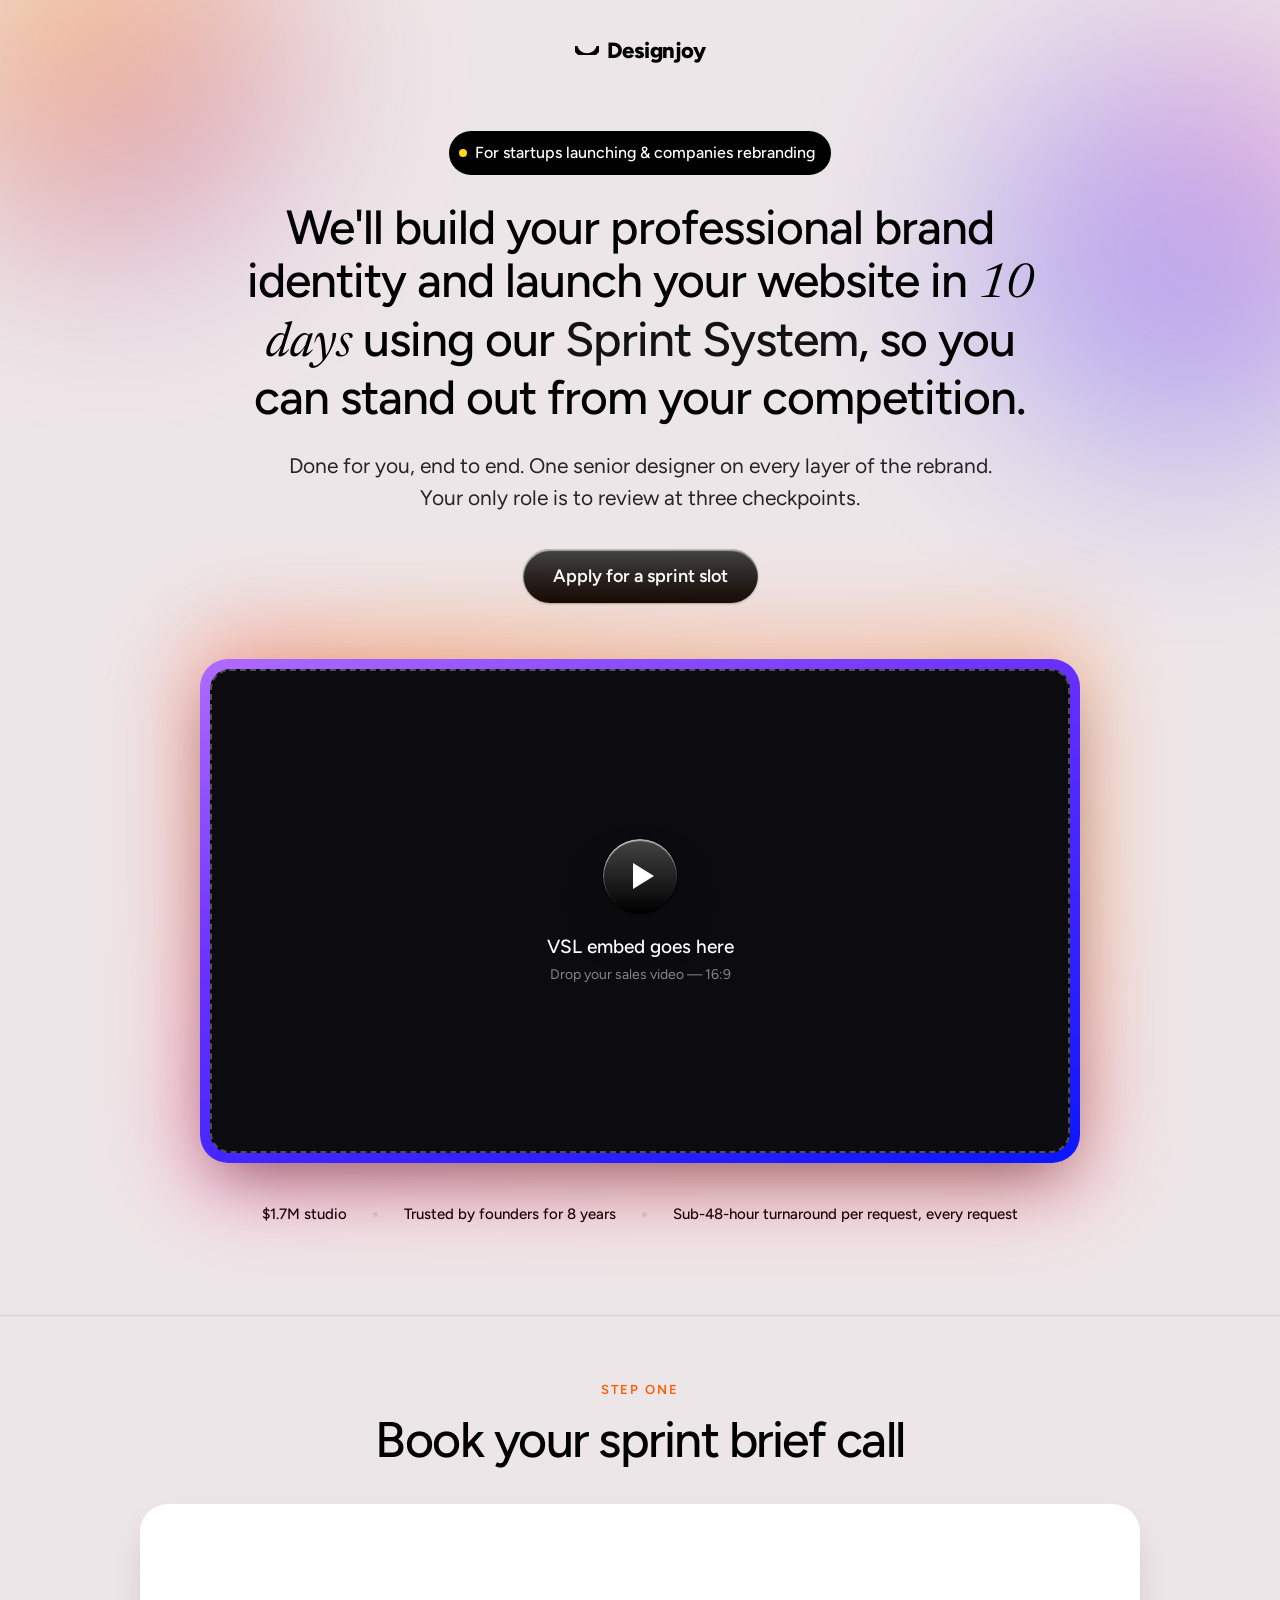
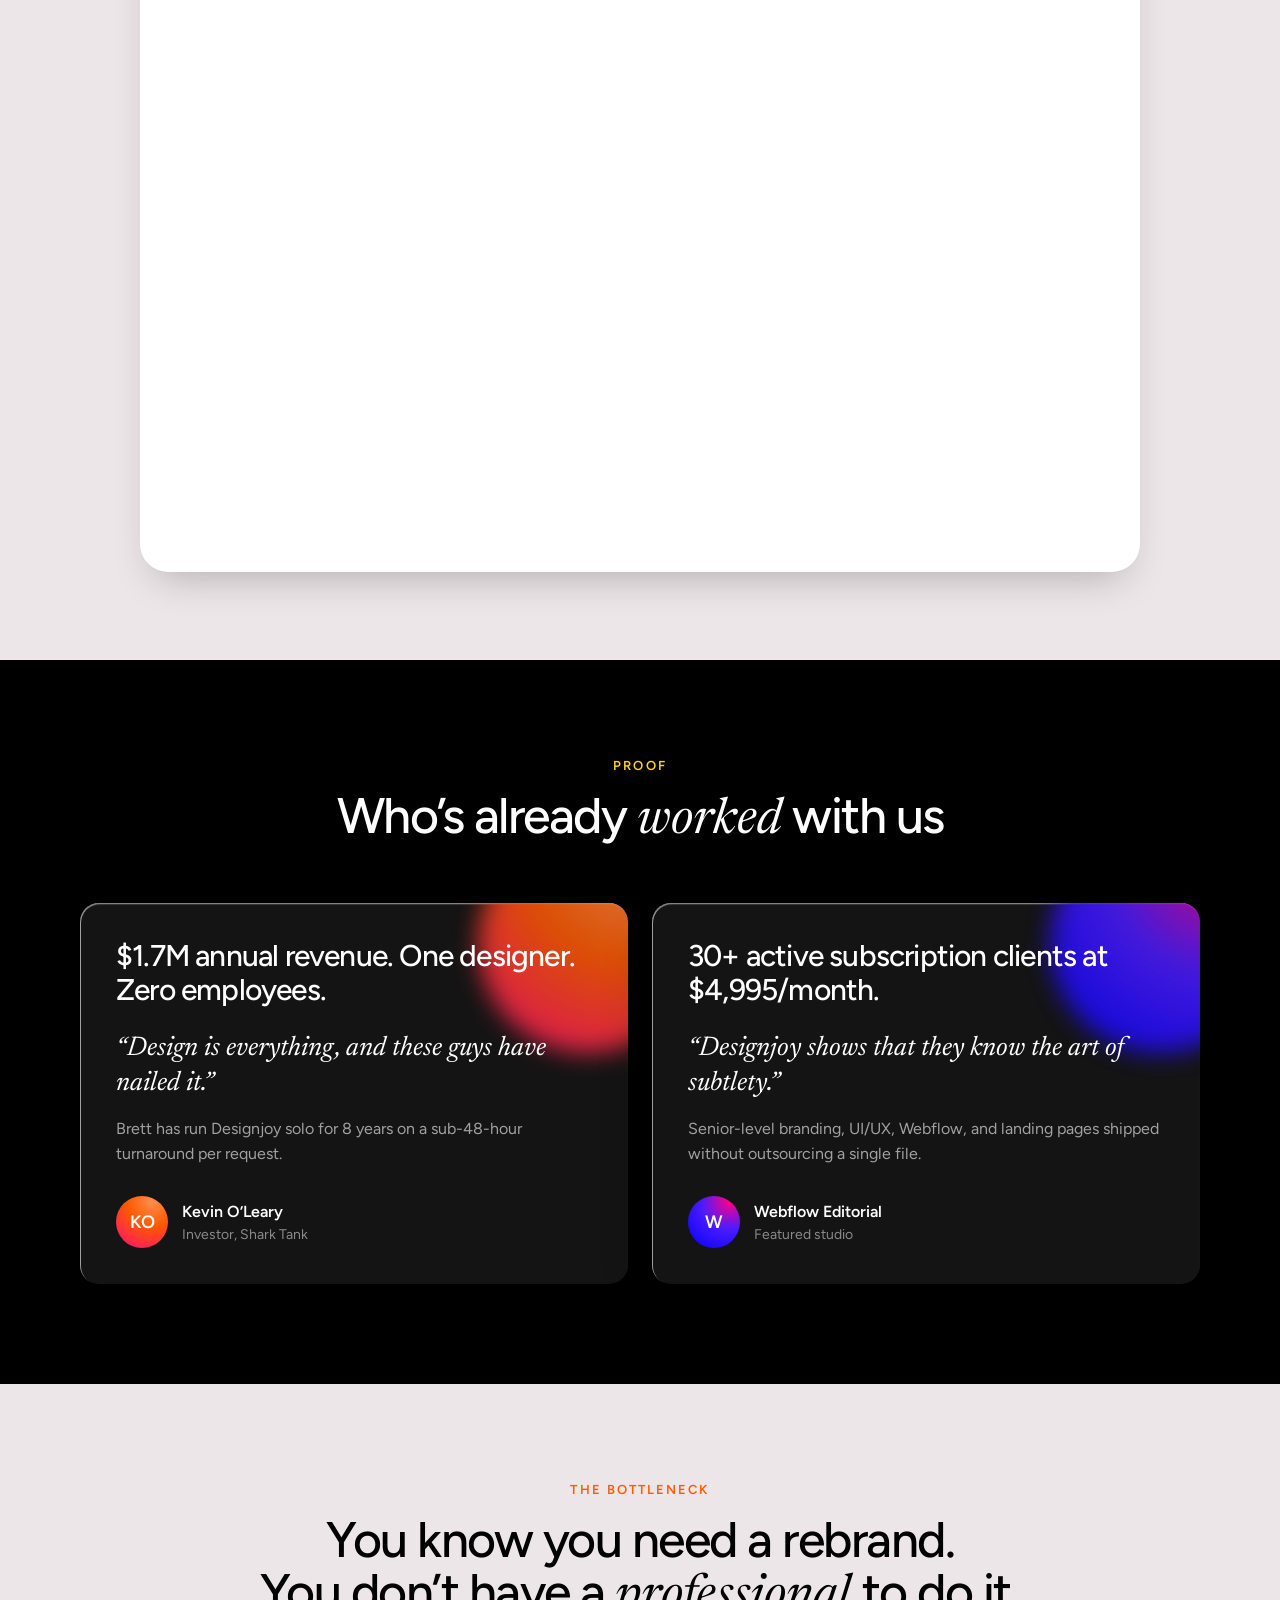
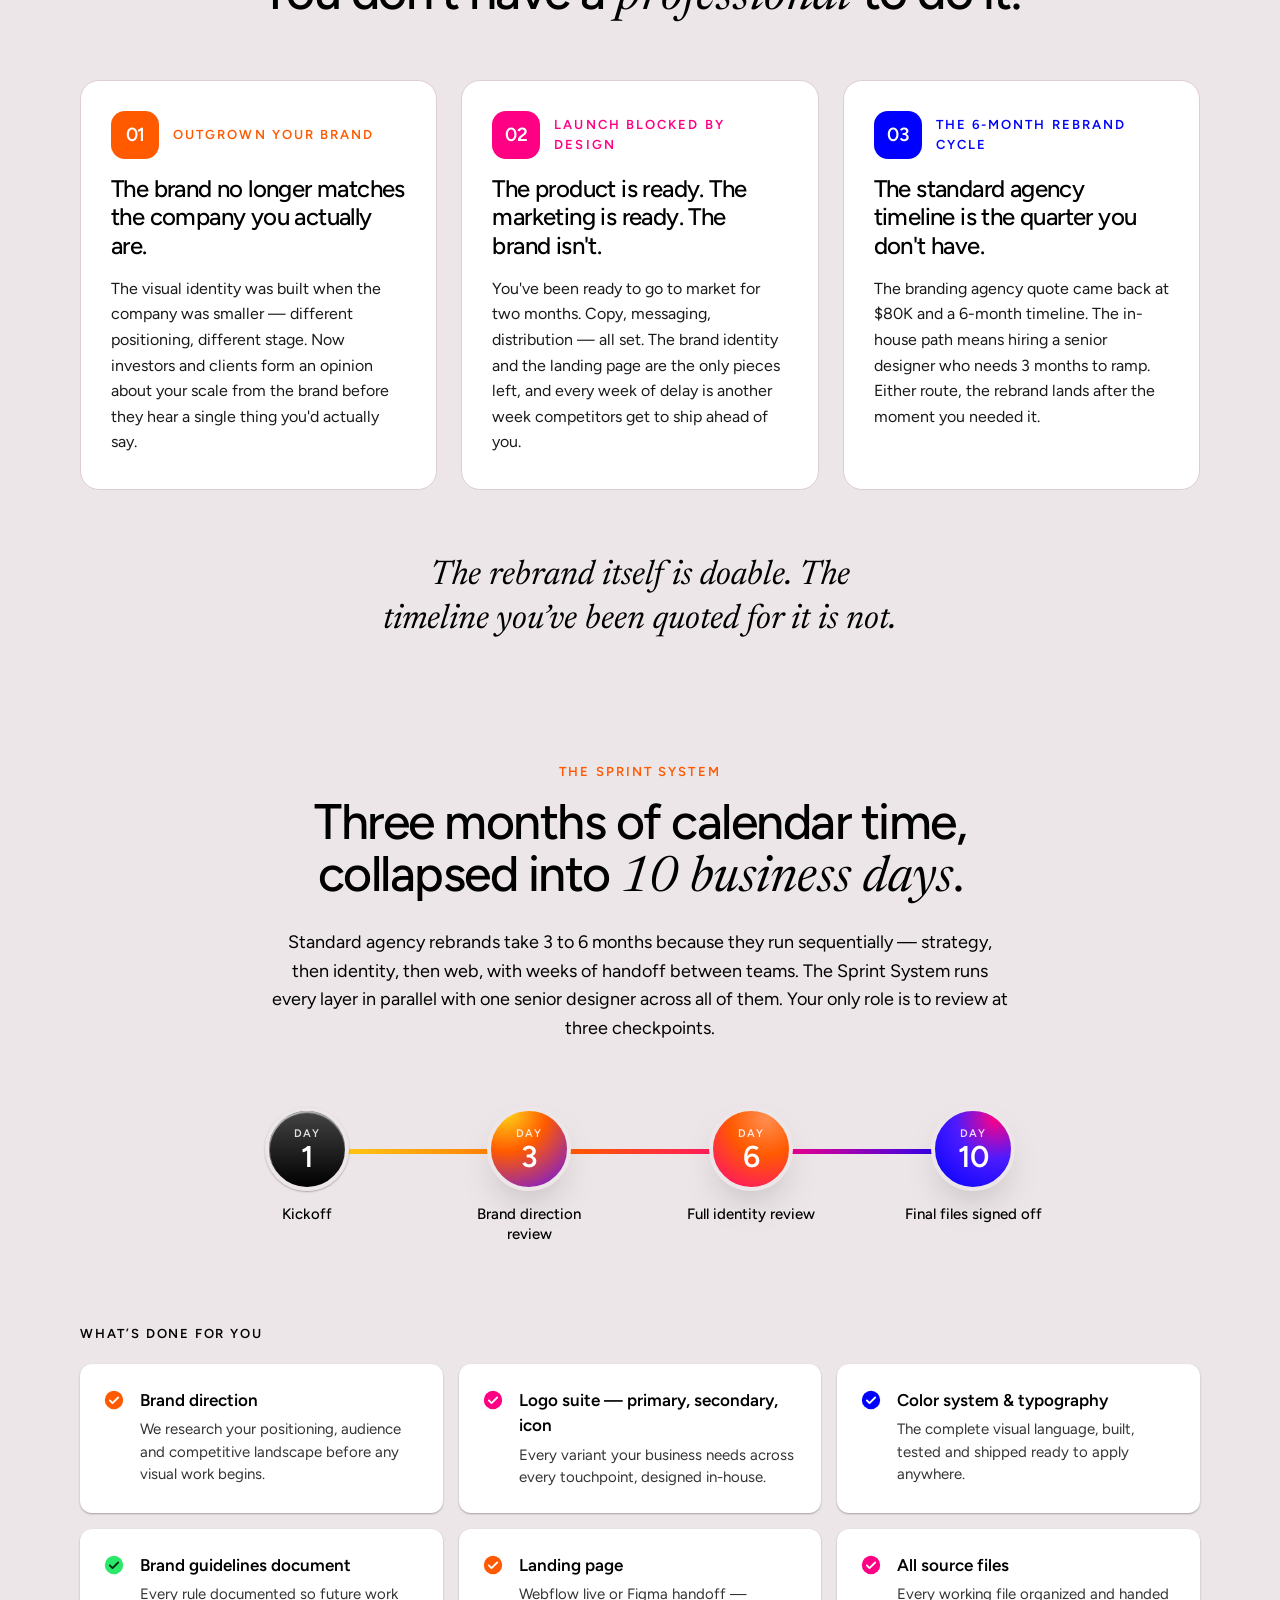
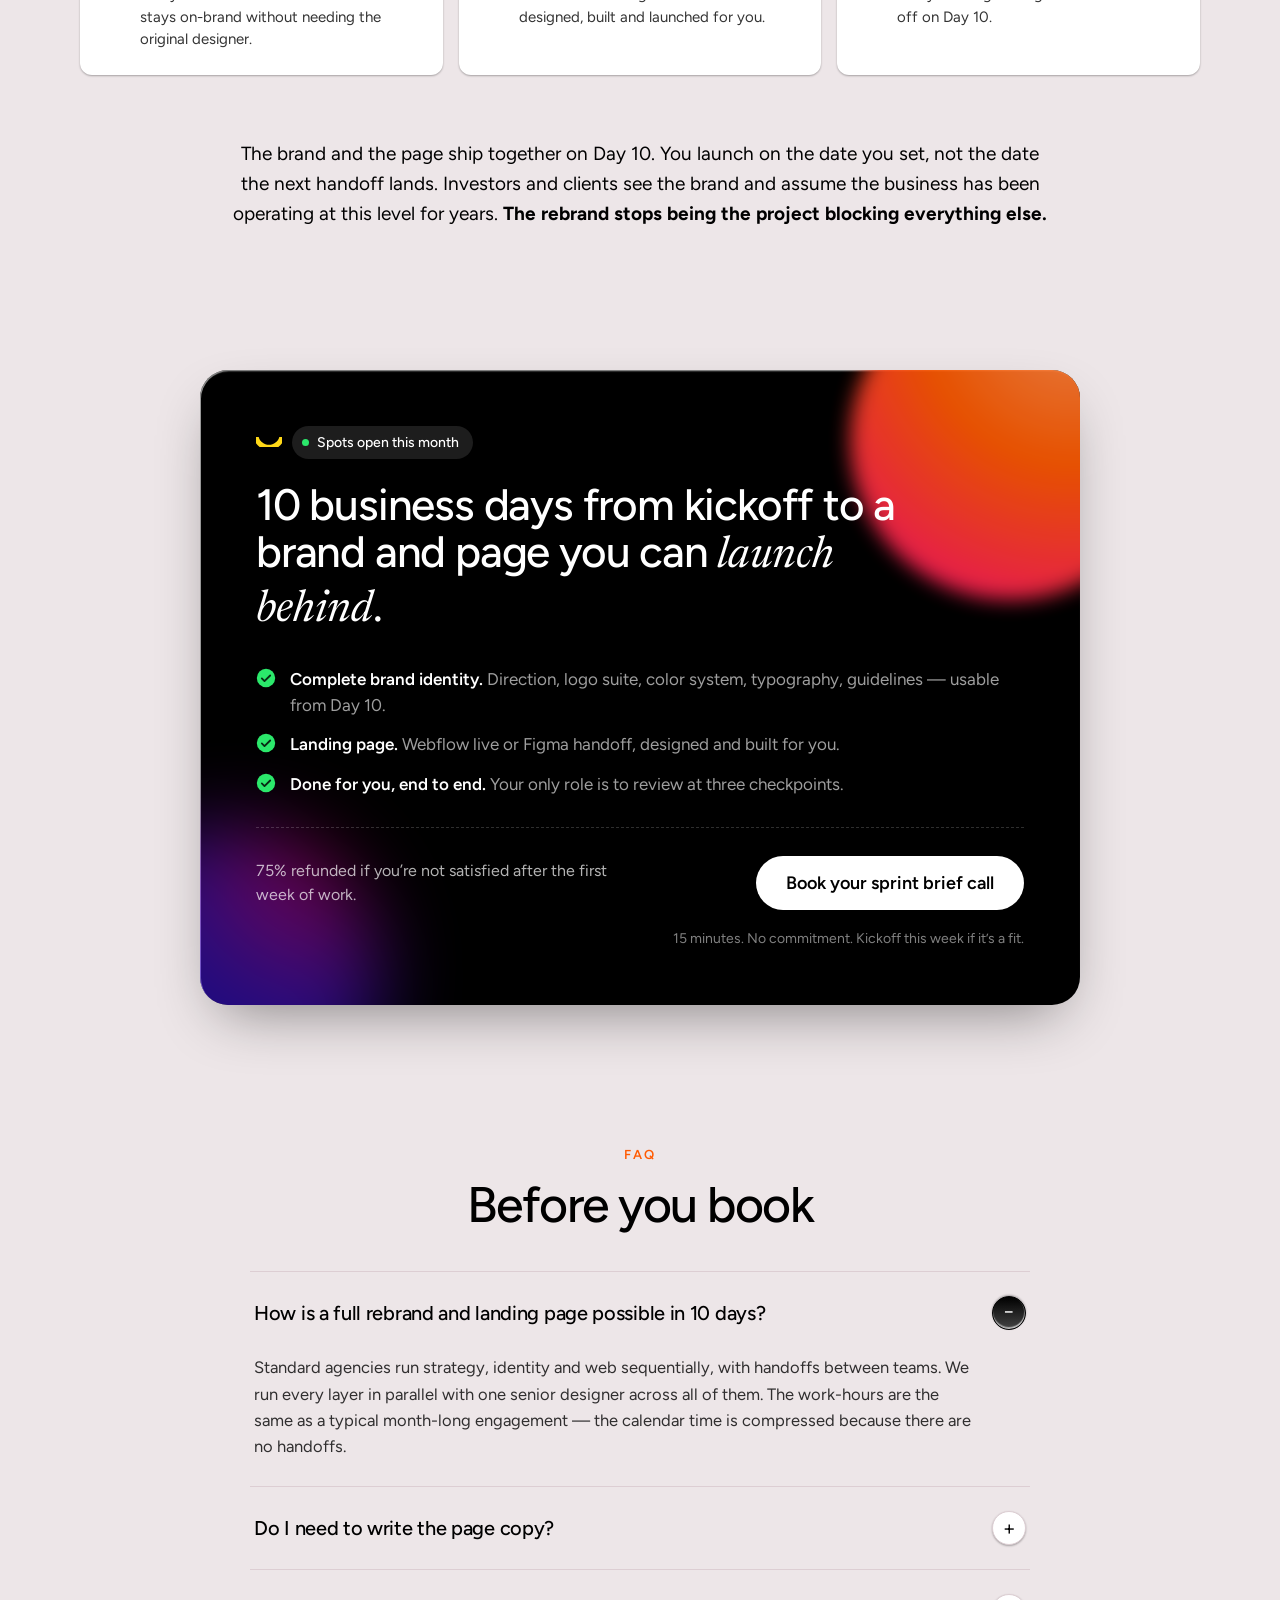
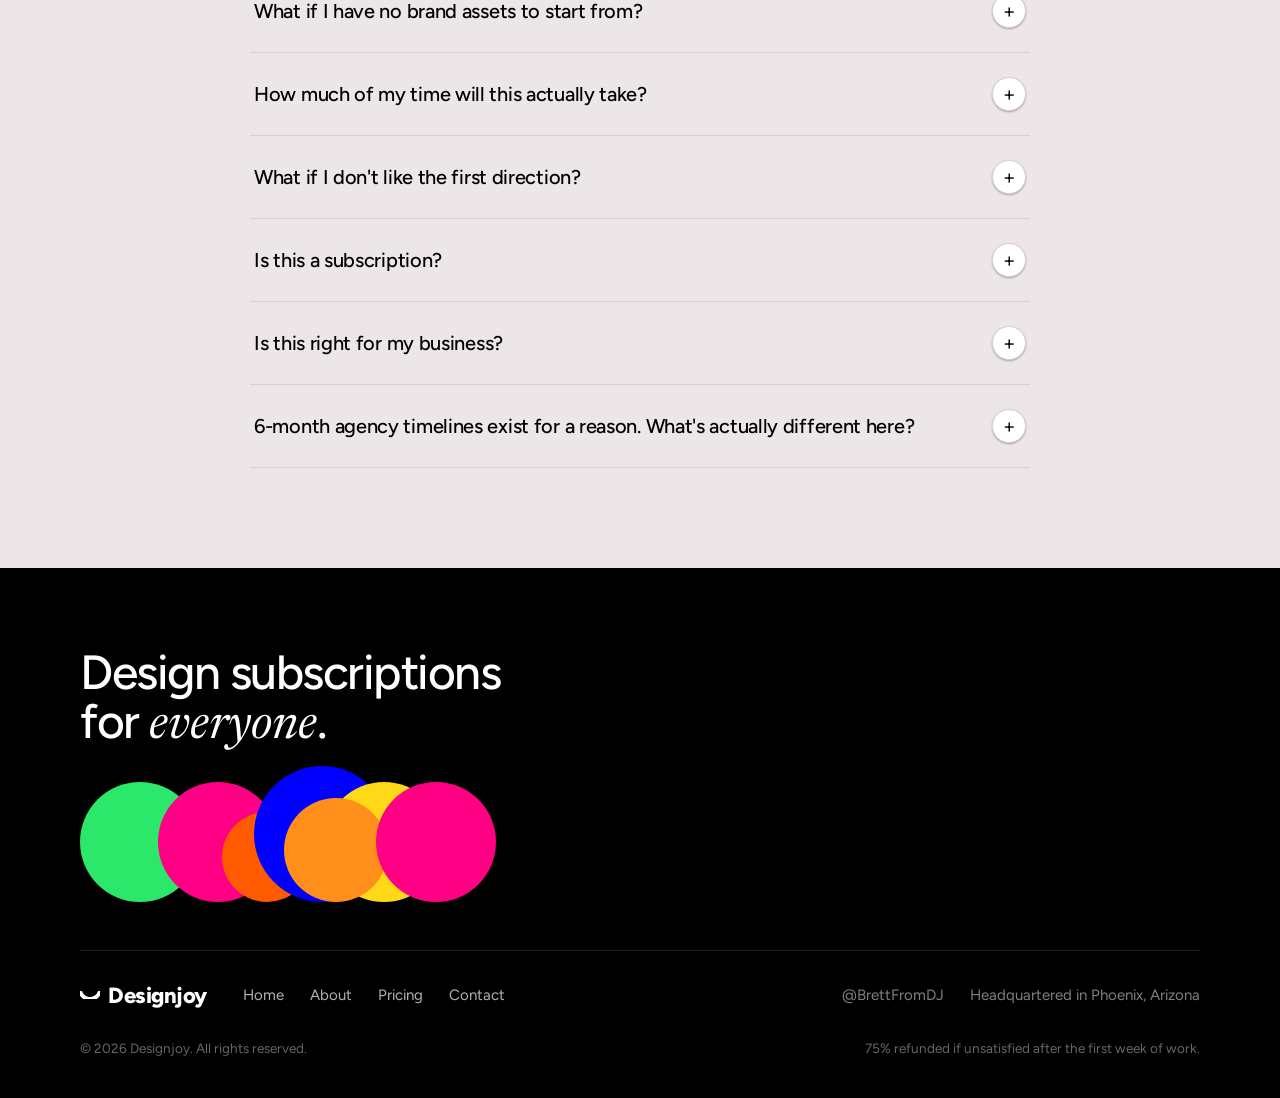
<file: index.html>
<!DOCTYPE html>
<html lang="en">
<head>
<meta charset="utf-8"/>
<meta name="viewport" content="width=device-width, initial-scale=1"/>
<title>The Brand Sprint — Designjoy</title>
<link rel="icon" type="image/svg+xml" href="favicon.svg"/>
<link rel="preconnect" href="https://fonts.googleapis.com"/>
<link rel="preconnect" href="https://fonts.gstatic.com" crossorigin/>
<link rel="stylesheet" href="https://fonts.googleapis.com/css2?family=Figtree:ital,wght@0,400;0,500;0,600;0,700;0,800;1,400&family=Newsreader:ital,wght@1,400;1,500&display=swap"/>
<style>
:root{
  --canvas:#ede6e8;--black:#000;--white:#fff;--hairline:#ddced3;
  --orange:#ff5a00;--yellow:#ffd817;--pink:#ff0084;--blue:#0000fe;--green:#2be86b;
  --grad-yellow:radial-gradient(120% 120% at 20% 0%,#ffd817 0%,#ff5a00 45%,#7a1bd6 100%);
  --grad-blue:radial-gradient(120% 120% at 80% 10%,#ff0084 0%,#4b1bff 45%,#0000fe 100%);
  --grad-orange:radial-gradient(120% 120% at 70% 10%,#ff8e50 0%,#ff5a00 40%,#ff0084 100%);
  --grad-join:linear-gradient(160deg,#b06bff 0%,#6a30ff 38%,#0a16ff 100%);
  --gloss-black:linear-gradient(180deg,#444 0%,#000 100%);
  --gloss-shadow:0 1px 2px 0 rgba(0,0,0,.3),inset 1px 1px .25px 0 rgba(255,255,255,.3),inset 0 2px 1px 0 rgba(255,255,255,.5);
  --gloss-inset:inset 0 2px 1px 0 rgba(95,95,95,.5),inset 1px 1px .2px 0 rgba(255,255,255,.62);
  --shadow-sm:0 1px 2px 0 rgba(0,0,0,.3);
  --shadow-card:0 18px 40px -16px rgba(0,0,0,.28);
  --shadow-float:0 24px 60px -20px rgba(0,0,0,.45);
  --r-md:12px;--r-lg:19px;--r-xl:28px;--r-pill:999px;
  --sans:'Figtree',-apple-system,BlinkMacSystemFont,sans-serif;
  --serif:'Newsreader',Georgia,serif;
  --ease:cubic-bezier(.22,1,.36,1);
}
*,*::before,*::after{box-sizing:border-box}
body{margin:0;font-family:var(--sans);font-size:15px;line-height:1.5;color:var(--black);background:var(--canvas);-webkit-font-smoothing:antialiased;overflow-x:hidden}
html{scroll-behavior:smooth}
a{color:inherit;text-decoration:none}
::selection{background:var(--orange);color:#fff}
.c{max-width:1200px;margin:0 auto;width:100%;padding:0 40px}
.accent{font-family:var(--serif);font-style:italic;font-weight:400;letter-spacing:0}
.eyebrow{font-weight:600;font-size:13px;letter-spacing:.16em;text-transform:uppercase;color:var(--orange)}
.h2{font-weight:500;font-size:clamp(32px,4vw,50px);line-height:1.05;letter-spacing:-1.5px;margin:0;text-wrap:balance}
.reveal{opacity:0;transform:translateY(26px);transition:opacity .7s var(--ease),transform .7s var(--ease)}
.reveal.in{opacity:1;transform:none}
@media(prefers-reduced-motion:reduce){.reveal{opacity:1;transform:none;transition:none}}
.btn{display:inline-flex;align-items:center;justify-content:center;border-radius:var(--r-pill);font-family:var(--sans);font-weight:600;font-size:15px;padding:0 22px;height:46px;cursor:pointer;border:none;transition:transform 200ms var(--ease);white-space:nowrap}
.btn:hover{transform:scale(1.03)}
.btn-primary{background:var(--gloss-black);color:#fff;box-shadow:var(--gloss-shadow)}
.btn-light{background:#fff;color:var(--black);box-shadow:var(--shadow-sm)}
.btn-lg{height:54px;font-size:18px;padding:0 30px}
@media(max-width:640px){.c{padding:0 18px}}
@media(max-width:600px){.hero-h1{font-size:28px!important;line-height:1.2;letter-spacing:-.5px}}
.hero{position:relative;overflow:hidden}
.hero-inner{position:relative;z-index:1;padding:34px 0 90px}
.hero-orb{position:absolute;border-radius:50%;pointer-events:none}
.logo{display:inline-flex;align-items:center;gap:8px;font-weight:800;font-size:22px;letter-spacing:-.5px;color:var(--black)}
.badge{display:inline-flex;align-items:center;gap:8px;background:#000;color:#fff;border-radius:var(--r-pill);font-size:16px;font-weight:500;padding:10px 16px 10px 10px;white-space:nowrap}
.badge .dot{width:8px;height:8px;border-radius:50%;flex-shrink:0}
.vsl-wrap{position:relative;width:100%;max-width:880px;margin:0 auto}
.vsl-glow{position:absolute;inset:-26px -10px;border-radius:36px;background:var(--grad-orange);filter:blur(46px);opacity:.4;z-index:0}
.vsl-frame{position:relative;z-index:1;border-radius:var(--r-xl);padding:10px;background:var(--grad-join);box-shadow:var(--shadow-float)}
.vsl-inner{aspect-ratio:16/9;border-radius:20px;overflow:hidden;background:#0c0c10;border:2px dashed rgba(255,255,255,.28);display:flex;flex-direction:column;align-items:center;justify-content:center;gap:20px}
.play-btn{width:76px;height:76px;border-radius:50%;background:var(--gloss-black);border:1px solid #000;box-shadow:var(--gloss-shadow),var(--shadow-float);display:inline-flex;align-items:center;justify-content:center}
.play-tri{width:0;height:0;margin-left:6px;border-top:13px solid transparent;border-bottom:13px solid transparent;border-left:21px solid #fff}
.trust{display:flex;flex-wrap:wrap;justify-content:center;align-items:center;gap:12px 26px;margin-top:40px;font-size:15px;font-weight:500}
.trust-dot{width:5px;height:5px;border-radius:50%;background:var(--hairline)}
.booking{background:var(--canvas);padding:64px 0 88px;border-top:1px solid var(--hairline)}
.booking-card{background:#fff;border-radius:var(--r-xl);box-shadow:var(--shadow-card);padding:14px;max-width:1000px;margin:0 auto}
#cal-embed{width:100%;min-height:640px;border-radius:var(--r-lg);overflow:hidden}
.testi{background:#000;color:#fff;padding:96px 0 100px}
.testi h2{font-weight:500;font-size:clamp(34px,4vw,50px);letter-spacing:-1.5px;line-height:1.05;margin:14px 0 0}
.quote-cards{display:flex;gap:24px;flex-wrap:wrap}
.qcard{position:relative;flex:1;min-width:300px;border-radius:var(--r-lg);overflow:hidden;background:#141414;box-shadow:var(--gloss-inset),var(--shadow-float);padding:36px;display:flex;flex-direction:column}
.qcard-glow{position:absolute;top:-70px;right:-70px;width:220px;height:220px;border-radius:50%;filter:blur(12px);opacity:.85}
.qcard-body{position:relative;display:flex;flex-direction:column;height:100%}
.qcard-stat{font-size:clamp(24px,2.4vw,30px);font-weight:500;letter-spacing:-.8px;color:#fff;line-height:1.12}
.qcard-quote{font-family:var(--serif);font-style:italic;font-size:clamp(22px,2.2vw,27px);line-height:1.3;color:#fff;margin:24px 0 0}
.qcard-ctx{margin:16px 0 0;font-size:16px;line-height:1.55;color:rgba(255,255,255,.6)}
.qcard-author{display:flex;align-items:center;gap:14px;margin-top:auto;padding-top:30px}
.avatar{width:52px;height:52px;border-radius:50%;color:#fff;display:inline-flex;align-items:center;justify-content:center;font-weight:600;font-size:18px;letter-spacing:-.5px;flex-shrink:0}
.problem{padding:96px 0 100px}
.pain-cards{display:flex;gap:24px;flex-wrap:wrap}
.pcard{flex:1;min-width:280px;background:#fff;border-radius:var(--r-lg);border:1px solid var(--hairline);padding:30px 30px 34px;display:flex;flex-direction:column;gap:16px}
.pcard-head{display:flex;align-items:center;gap:14px}
.pnum{width:48px;height:48px;border-radius:14px;color:#fff;display:inline-flex;align-items:center;justify-content:center;font-weight:600;font-size:19px;letter-spacing:-.5px;flex-shrink:0}
.pcard h3{margin:0;font-weight:500;font-size:24px;line-height:1.18;letter-spacing:-.6px}
.pcard p{margin:0;font-size:16px;line-height:1.6;color:rgba(0,0,0,.9)}
.italic-close{font-family:var(--serif);font-style:italic;font-size:clamp(24px,3vw,34px);line-height:1.3;text-align:center;max-width:880px;margin:64px auto 0;text-wrap:balance}
.solution{padding:20px 0 100px}
.dj-tl{position:relative;margin:0 auto;max-width:880px}
.dj-tl-line{position:absolute;top:42px;left:12%;right:12%;height:5px;border-radius:var(--r-pill);background:linear-gradient(90deg,#ffd817,#ff5a00 40%,#ff0084 70%,#0000fe)}
.dj-tl-row{position:relative;display:flex;justify-content:space-between;gap:8px}
.dj-tl-node{flex:1;display:flex;flex-direction:column;align-items:center;text-align:center;gap:14px}
.dj-tl-circle{width:84px;height:84px;border-radius:50%;display:flex;flex-direction:column;align-items:center;justify-content:center;color:#fff;box-shadow:var(--shadow-card);border:4px solid var(--canvas)}
.dj-tl-ey{font-size:11px;letter-spacing:.12em;text-transform:uppercase;opacity:.85;font-weight:600}
.dj-tl-day{font-weight:600;font-size:30px;line-height:1;letter-spacing:-1px}
.dj-tl-lbl{font-weight:500;font-size:15px;line-height:1.3;max-width:150px}
.deliverables{display:grid;grid-template-columns:repeat(auto-fit,minmax(300px,1fr));gap:16px}
.deliv{display:flex;gap:16px;padding:24px;background:#fff;border-radius:var(--r-md);box-shadow:var(--shadow-sm)}
.deliv-title{font-weight:600;font-size:17px;margin-bottom:5px}
.deliv-body{font-size:15px;line-height:1.5;color:rgba(0,0,0,.8)}
@media(max-width:600px){
  .dj-tl-line{top:28px;left:9%;right:9%;height:4px}
  .dj-tl-row{gap:4px}
  .dj-tl-node{gap:9px}
  .dj-tl-circle{width:56px;height:56px;border-width:3px}
  .dj-tl-ey{font-size:8px;letter-spacing:.08em}
  .dj-tl-day{font-size:20px;letter-spacing:-.5px}
  .dj-tl-lbl{font-size:11.5px;line-height:1.25;max-width:78px}
}
.final-cta{padding:40px 0 100px}
.cta-card{position:relative;width:880px;max-width:100%;border-radius:var(--r-xl);overflow:hidden;background:#000;color:#fff;padding:clamp(32px,5vw,56px);box-sizing:border-box;box-shadow:var(--gloss-inset),var(--shadow-float);margin:0 auto}
.cta-g1{position:absolute;right:-90px;top:-90px;width:320px;height:320px;border-radius:50%;background:var(--grad-orange);filter:blur(10px);opacity:.9}
.cta-g2{position:absolute;left:-120px;bottom:-120px;width:300px;height:300px;border-radius:50%;background:var(--grad-blue);filter:blur(40px);opacity:.5}
.cta-inner{position:relative}
.badge-dark{display:inline-flex;align-items:center;gap:8px;background:#1d1d1d;color:#fff;border-radius:var(--r-pill);font-size:14px;font-weight:500;padding:6px 14px 6px 10px}
.badge-dark .dot{width:7px;height:7px;border-radius:50%;background:var(--green);flex-shrink:0}
.cta-card h2{margin:0;font-weight:500;font-size:clamp(28px,3.6vw,44px);line-height:1.08;letter-spacing:-1.2px;max-width:680px}
.cta-list{display:grid;gap:14px;margin:32px 0 30px}
.cta-row{display:flex;gap:14px;align-items:flex-start}
.cta-footer{border-top:1px dashed rgba(255,255,255,.18);padding-top:28px;display:flex;flex-wrap:wrap;align-items:center;gap:18px 40px}
.cta-refund{color:rgba(255,255,255,.7);font-size:16px;max-width:360px;line-height:1.5}
.cta-note{margin-top:18px;color:rgba(255,255,255,.5);font-size:14px;text-align:right}
.faq{padding:40px 0 100px}
.faq-list{border-top:1px solid var(--hairline)}
.faq-item{border-bottom:1px solid var(--hairline)}
.faq-btn{width:100%;background:none;border:none;cursor:pointer;text-align:left;display:flex;align-items:center;justify-content:space-between;gap:20px;padding:24px 4px;font-family:var(--sans)}
.faq-q{font-weight:500;font-size:clamp(17px,2vw,20px);letter-spacing:-.3px;color:var(--black)}
.faq-tog{flex-shrink:0;width:34px;height:34px;border-radius:50%;background:#fff;color:var(--black);border:1px solid var(--hairline);box-shadow:var(--shadow-sm);display:inline-flex;align-items:center;justify-content:center;font-size:20px;line-height:1;transition:all 200ms var(--ease)}
.faq-item.open .faq-tog{background:var(--gloss-black);color:#fff;border-color:#000;box-shadow:var(--gloss-shadow);transform:rotate(180deg)}
.faq-body{display:grid;grid-template-rows:0fr;transition:grid-template-rows 320ms var(--ease)}
.faq-item.open .faq-body{grid-template-rows:1fr}
.faq-body-in{overflow:hidden}
.faq-body p{margin:0;padding:0 56px 26px 4px;font-size:16.5px;line-height:1.6;color:rgba(0,0,0,.8)}
footer{background:#000;color:#fff;padding:80px 0 40px;overflow:hidden}
.joy-circles{position:relative;height:150px;width:416px;max-width:100%;margin-bottom:8px}
.joy-c{position:absolute;bottom:0;border-radius:50%}
.foot-bar{display:flex;flex-wrap:wrap;gap:20px 36px;align-items:center;margin-top:48px;padding-top:28px;border-top:1px solid rgba(255,255,255,.12)}
.foot-nav{display:flex;gap:26px;font-size:15px;color:rgba(255,255,255,.7)}
.foot-meta{margin-left:auto;display:flex;gap:26px;font-size:15px;color:rgba(255,255,255,.5)}
.foot-copy{display:flex;flex-wrap:wrap;gap:8px 24px;justify-content:space-between;margin-top:26px;font-size:13.5px;color:rgba(255,255,255,.4)}
.sticky{position:fixed;left:50%;bottom:22px;z-index:100;transform:translateX(-50%) translateY(130%);opacity:0;pointer-events:none;transition:transform 320ms var(--ease),opacity 200ms var(--ease)}
.sticky.show{transform:translateX(-50%) translateY(0);opacity:1;pointer-events:auto}
.sticky-in{display:flex;align-items:center;gap:18px;padding:11px 12px 11px 22px;background:rgba(255,255,255,.86);backdrop-filter:blur(16px);-webkit-backdrop-filter:blur(16px);border-radius:var(--r-pill);box-shadow:var(--shadow-float);border:1px solid rgba(255,255,255,.7);max-width:94vw;box-sizing:border-box}
.sticky-txt{font-size:15px;font-weight:500;white-space:nowrap}
@media(max-width:560px){.sticky-in{gap:10px;padding:8px 10px 8px 16px}.sticky-txt{display:none}}
</style>
</head>
<body>

<section class="hero">
  <div aria-hidden="true">
    <div class="hero-orb" style="top:-120px;left:-80px;width:380px;height:380px;background:var(--grad-yellow);filter:blur(90px);opacity:.35"></div>
    <div class="hero-orb" style="top:40px;right:-120px;width:420px;height:420px;background:var(--grad-blue);filter:blur(100px);opacity:.3"></div>
  </div>
  <div class="c hero-inner">
    <div style="display:flex;align-items:center;justify-content:center;margin-bottom:64px">
      <a href="#" class="logo">
        <svg width="24" height="9.65" viewBox="0 0 19.792 7.95" fill="none"><path d="M 1.929 -0.424 C 1.695 -1.489 0.642 -2.163 -0.424 -1.929 C -1.489 -1.695 -2.163 -0.642 -1.929 0.424 L 0 0 L 1.929 -0.424 Z M 21.721 0.424 C 21.955 -0.642 21.281 -1.695 20.215 -1.929 C 19.15 -2.163 18.097 -1.489 17.863 -0.424 L 19.792 0 L 21.721 0.424 Z M 0 0 L -1.929 0.424 C -0.736 5.857 4.102 9.925 9.896 9.925 L 9.896 7.95 L 9.896 5.975 C 5.997 5.975 2.733 3.237 1.929 -0.424 L 0 0 Z M 9.896 7.95 L 9.896 9.925 C 15.69 9.925 20.528 5.856 21.721 0.424 L 19.792 0 L 17.863 -0.424 C 17.059 3.237 13.795 5.975 9.896 5.975 L 9.896 7.95 Z" fill="currentColor" fill-rule="nonzero"/></svg>
        Designjoy
      </a>
    </div>
    <div style="display:flex;flex-direction:column;align-items:center;text-align:center;max-width:980px;margin:0 auto">
      <span class="badge"><span class="dot" style="background:var(--yellow)"></span>For startups launching &amp; companies rebranding</span>
      <h1 class="hero-h1" style="font-family:var(--sans);font-weight:500;font-size:48px;line-height:1.1;letter-spacing:-1px;margin:26px 0 0;max-width:980px;text-wrap:balance;color:var(--black)">
        We'll build your professional brand identity and launch your website in <span class="accent">10 days</span> using our <span style="color:rgb(19,19,19)">Sprint System</span>, so you can stand out from your competition.
      </h1>
      <p style="margin:26px 0 0;font-size:21px;line-height:1.5;max-width:720px;color:rgb(36,36,36)">Done for you, end to end. One senior designer on every layer of the rebrand. Your only role is to review at three checkpoints.</p>
      <div style="margin-top:36px"><a href="#book" class="btn btn-primary btn-lg">Apply for a sprint slot</a></div>
      <div style="width:100%;margin-top:56px">
        <div class="vsl-wrap">
          <div class="vsl-glow" aria-hidden="true"></div>
          <div class="vsl-frame">
            <div class="vsl-inner">
              <div class="play-btn"><div class="play-tri"></div></div>
              <div style="text-align:center;line-height:1.4">
                <div style="color:#fff;font-weight:500;font-size:19px">VSL embed goes here</div>
                <div style="color:rgba(255,255,255,.5);font-size:14px;margin-top:4px">Drop your sales video — 16:9</div>
              </div>
            </div>
          </div>
        </div>
      </div>
      <div class="trust">
        <span>$1.7M studio</span><div class="trust-dot"></div>
        <span>Trusted by founders for 8 years</span><div class="trust-dot"></div>
        <span>Sub-48-hour turnaround per request, every request</span>
      </div>
    </div>
  </div>
</section>

<section id="book" class="booking">
  <div class="c">
    <div class="reveal" style="text-align:center;max-width:720px;margin:0 auto 38px">
      <div class="eyebrow">Step one</div>
      <h2 class="h2" style="margin-top:14px">Book your sprint brief call</h2>
    </div>
    <div class="reveal booking-card">
      <div id="cal-embed"></div>
      <noscript><div style="padding:40px;text-align:center"><a href="https://app.cal.com/designjoy/15min?overlayCalendar=true">Book on Cal.com</a></div></noscript>
    </div>
  </div>
</section>

<section class="testi">
  <div class="c">
    <div class="reveal" style="text-align:center;max-width:760px;margin:0 auto 56px">
      <div class="eyebrow" style="color:var(--yellow)">Proof</div>
      <h2>Who&rsquo;s already <span class="accent">worked</span> with us</h2>
    </div>
    <div class="reveal quote-cards">
      <div class="qcard">
        <div class="qcard-glow" style="background:var(--grad-orange)"></div>
        <div class="qcard-body">
          <div class="qcard-stat">$1.7M annual revenue. One designer. Zero employees.</div>
          <p class="qcard-quote">&ldquo;Design is everything, and these guys have nailed it.&rdquo;</p>
          <p class="qcard-ctx">Brett has run Designjoy solo for 8 years on a sub-48-hour turnaround per request.</p>
          <div class="qcard-author">
            <div class="avatar" style="background:var(--grad-orange)">KO</div>
            <div><div style="color:#fff;font-weight:600;font-size:16px">Kevin O&rsquo;Leary</div><div style="color:rgba(255,255,255,.5);font-size:14px">Investor, Shark Tank</div></div>
          </div>
        </div>
      </div>
      <div class="qcard">
        <div class="qcard-glow" style="background:var(--grad-blue)"></div>
        <div class="qcard-body">
          <div class="qcard-stat">30+ active subscription clients at $4,995/month.</div>
          <p class="qcard-quote">&ldquo;Designjoy shows that they know the art of subtlety.&rdquo;</p>
          <p class="qcard-ctx">Senior-level branding, UI/UX, Webflow, and landing pages shipped without outsourcing a single file.</p>
          <div class="qcard-author">
            <div class="avatar" style="background:var(--grad-blue)">W</div>
            <div><div style="color:#fff;font-weight:600;font-size:16px">Webflow Editorial</div><div style="color:rgba(255,255,255,.5);font-size:14px">Featured studio</div></div>
          </div>
        </div>
      </div>
    </div>
  </div>
</section>

<section class="problem">
  <div class="c">
    <div class="reveal" style="text-align:center;max-width:880px;margin:0 auto 56px">
      <div class="eyebrow">The bottleneck</div>
      <h2 class="h2" style="margin-top:14px">You know you need a rebrand.<br>You don&rsquo;t have a <span class="accent">professional</span> to do it.</h2>
    </div>
    <div class="reveal pain-cards">
      <div class="pcard">
        <div class="pcard-head"><span class="pnum" style="background:var(--orange)">01</span><div class="eyebrow" style="color:var(--orange)">Outgrown your brand</div></div>
        <h3>The brand no longer matches the company you actually are.</h3>
        <p>The visual identity was built when the company was smaller — different positioning, different stage. Now investors and clients form an opinion about your scale from the brand before they hear a single thing you'd actually say.</p>
      </div>
      <div class="pcard">
        <div class="pcard-head"><span class="pnum" style="background:var(--pink)">02</span><div class="eyebrow" style="color:var(--pink)">Launch blocked by design</div></div>
        <h3>The product is ready. The marketing is ready. The brand isn't.</h3>
        <p>You've been ready to go to market for two months. Copy, messaging, distribution — all set. The brand identity and the landing page are the only pieces left, and every week of delay is another week competitors get to ship ahead of you.</p>
      </div>
      <div class="pcard">
        <div class="pcard-head"><span class="pnum" style="background:var(--blue)">03</span><div class="eyebrow" style="color:var(--blue)">The 6-month rebrand cycle</div></div>
        <h3>The standard agency timeline is the quarter you don't have.</h3>
        <p>The branding agency quote came back at $80K and a 6-month timeline. The in-house path means hiring a senior designer who needs 3 months to ramp. Either route, the rebrand lands after the moment you needed it.</p>
      </div>
    </div>
    <p class="italic-close">The rebrand itself is doable. The timeline you&rsquo;ve been quoted for it is not.</p>
  </div>
</section>

<section class="solution">
  <div class="c">
    <div class="reveal" style="text-align:center;max-width:860px;margin:0 auto 18px">
      <div class="eyebrow">The Sprint System</div>
      <h2 class="h2" style="margin-top:14px">Three months of calendar time, collapsed into <span class="accent">10 business days</span>.</h2>
      <p style="margin:22px auto 0;font-size:18px;line-height:1.6;max-width:740px">Standard agency rebrands take 3 to 6 months because they run sequentially — strategy, then identity, then web, with weeks of handoff between teams. The Sprint System runs every layer in parallel with one senior designer across all of them. Your only role is to review at three checkpoints.</p>
    </div>
    <div style="margin:64px 0 80px">
      <div class="reveal dj-tl">
        <div class="dj-tl-line" aria-hidden="true"></div>
        <div class="dj-tl-row">
          <div class="dj-tl-node"><div class="dj-tl-circle" style="background:var(--gloss-black);box-shadow:var(--gloss-shadow)"><span class="dj-tl-ey">Day</span><span class="dj-tl-day">1</span></div><div class="dj-tl-lbl">Kickoff</div></div>
          <div class="dj-tl-node"><div class="dj-tl-circle" style="background:var(--grad-yellow)"><span class="dj-tl-ey">Day</span><span class="dj-tl-day">3</span></div><div class="dj-tl-lbl">Brand direction review</div></div>
          <div class="dj-tl-node"><div class="dj-tl-circle" style="background:var(--grad-orange)"><span class="dj-tl-ey">Day</span><span class="dj-tl-day">6</span></div><div class="dj-tl-lbl">Full identity review</div></div>
          <div class="dj-tl-node"><div class="dj-tl-circle" style="background:var(--grad-blue)"><span class="dj-tl-ey">Day</span><span class="dj-tl-day">10</span></div><div class="dj-tl-lbl">Final files signed off</div></div>
        </div>
      </div>
    </div>
    <div class="reveal deliverables">
      <div style="grid-column:1/-1;margin-bottom:4px"><div class="eyebrow" style="color:var(--black);letter-spacing:.14em">What&rsquo;s done for you</div></div>
      <div class="deliv"><svg style="flex-shrink:0;margin-top:2px" width="20" height="20" viewBox="0 0 24 24" fill="none"><circle cx="12" cy="12" r="11" fill="var(--orange)"/><path d="M7 12.5l3.2 3.2L17 9" stroke="#fff" stroke-width="2.2" stroke-linecap="round" stroke-linejoin="round"/></svg><div><div class="deliv-title">Brand direction</div><div class="deliv-body">We research your positioning, audience and competitive landscape before any visual work begins.</div></div></div>
      <div class="deliv"><svg style="flex-shrink:0;margin-top:2px" width="20" height="20" viewBox="0 0 24 24" fill="none"><circle cx="12" cy="12" r="11" fill="var(--pink)"/><path d="M7 12.5l3.2 3.2L17 9" stroke="#fff" stroke-width="2.2" stroke-linecap="round" stroke-linejoin="round"/></svg><div><div class="deliv-title">Logo suite — primary, secondary, icon</div><div class="deliv-body">Every variant your business needs across every touchpoint, designed in-house.</div></div></div>
      <div class="deliv"><svg style="flex-shrink:0;margin-top:2px" width="20" height="20" viewBox="0 0 24 24" fill="none"><circle cx="12" cy="12" r="11" fill="var(--blue)"/><path d="M7 12.5l3.2 3.2L17 9" stroke="#fff" stroke-width="2.2" stroke-linecap="round" stroke-linejoin="round"/></svg><div><div class="deliv-title">Color system &amp; typography</div><div class="deliv-body">The complete visual language, built, tested and shipped ready to apply anywhere.</div></div></div>
      <div class="deliv"><svg style="flex-shrink:0;margin-top:2px" width="20" height="20" viewBox="0 0 24 24" fill="none"><circle cx="12" cy="12" r="11" fill="var(--green)"/><path d="M7 12.5l3.2 3.2L17 9" stroke="#072a13" stroke-width="2.2" stroke-linecap="round" stroke-linejoin="round"/></svg><div><div class="deliv-title">Brand guidelines document</div><div class="deliv-body">Every rule documented so future work stays on-brand without needing the original designer.</div></div></div>
      <div class="deliv"><svg style="flex-shrink:0;margin-top:2px" width="20" height="20" viewBox="0 0 24 24" fill="none"><circle cx="12" cy="12" r="11" fill="var(--orange)"/><path d="M7 12.5l3.2 3.2L17 9" stroke="#fff" stroke-width="2.2" stroke-linecap="round" stroke-linejoin="round"/></svg><div><div class="deliv-title">Landing page</div><div class="deliv-body">Webflow live or Figma handoff — designed, built and launched for you.</div></div></div>
      <div class="deliv"><svg style="flex-shrink:0;margin-top:2px" width="20" height="20" viewBox="0 0 24 24" fill="none"><circle cx="12" cy="12" r="11" fill="var(--pink)"/><path d="M7 12.5l3.2 3.2L17 9" stroke="#fff" stroke-width="2.2" stroke-linecap="round" stroke-linejoin="round"/></svg><div><div class="deliv-title">All source files</div><div class="deliv-body">Every working file organized and handed off on Day 10.</div></div></div>
    </div>
    <p class="reveal" style="margin:64px auto 0;max-width:820px;text-align:center;font-size:19px;line-height:1.6;text-wrap:pretty">The brand and the page ship together on Day 10. You launch on the date you set, not the date the next handoff lands. Investors and clients see the brand and assume the business has been operating at this level for years. <strong>The rebrand stops being the project blocking everything else.</strong></p>
  </div>
</section>

<section class="final-cta">
  <div class="c" style="display:flex;justify-content:center">
    <div class="reveal cta-card">
      <div class="cta-g1" aria-hidden="true"></div>
      <div class="cta-g2" aria-hidden="true"></div>
      <div class="cta-inner">
        <div style="display:flex;align-items:center;gap:10px;margin-bottom:22px">
          <svg width="26" height="10.44" viewBox="0 0 19.792 7.95" fill="none" style="color:var(--yellow)"><path d="M 1.929 -0.424 C 1.695 -1.489 0.642 -2.163 -0.424 -1.929 C -1.489 -1.695 -2.163 -0.642 -1.929 0.424 L 0 0 L 1.929 -0.424 Z M 21.721 0.424 C 21.955 -0.642 21.281 -1.695 20.215 -1.929 C 19.15 -2.163 18.097 -1.489 17.863 -0.424 L 19.792 0 L 21.721 0.424 Z M 0 0 L -1.929 0.424 C -0.736 5.857 4.102 9.925 9.896 9.925 L 9.896 7.95 L 9.896 5.975 C 5.997 5.975 2.733 3.237 1.929 -0.424 L 0 0 Z M 9.896 7.95 L 9.896 9.925 C 15.69 9.925 20.528 5.856 21.721 0.424 L 19.792 0 L 17.863 -0.424 C 17.059 3.237 13.795 5.975 9.896 5.975 L 9.896 7.95 Z" fill="currentColor" fill-rule="nonzero"/></svg>
          <span class="badge-dark"><span class="dot"></span>Spots open this month</span>
        </div>
        <h2>10 business days from kickoff to a brand and page you can <span class="accent">launch behind</span>.</h2>
        <div class="cta-list">
          <div class="cta-row"><svg style="flex-shrink:0;margin-top:1px" width="20" height="20" viewBox="0 0 24 24" fill="none"><circle cx="12" cy="12" r="11" fill="var(--green)"/><path d="M7 12.5l3.2 3.2L17 9" stroke="#072a13" stroke-width="2.2" stroke-linecap="round" stroke-linejoin="round"/></svg><div><span style="font-weight:600;font-size:17px">Complete brand identity. </span><span style="color:rgba(255,255,255,.62);font-size:17px">Direction, logo suite, color system, typography, guidelines — usable from Day 10.</span></div></div>
          <div class="cta-row"><svg style="flex-shrink:0;margin-top:1px" width="20" height="20" viewBox="0 0 24 24" fill="none"><circle cx="12" cy="12" r="11" fill="var(--green)"/><path d="M7 12.5l3.2 3.2L17 9" stroke="#072a13" stroke-width="2.2" stroke-linecap="round" stroke-linejoin="round"/></svg><div><span style="font-weight:600;font-size:17px">Landing page. </span><span style="color:rgba(255,255,255,.62);font-size:17px">Webflow live or Figma handoff, designed and built for you.</span></div></div>
          <div class="cta-row"><svg style="flex-shrink:0;margin-top:1px" width="20" height="20" viewBox="0 0 24 24" fill="none"><circle cx="12" cy="12" r="11" fill="var(--green)"/><path d="M7 12.5l3.2 3.2L17 9" stroke="#072a13" stroke-width="2.2" stroke-linecap="round" stroke-linejoin="round"/></svg><div><span style="font-weight:600;font-size:17px">Done for you, end to end. </span><span style="color:rgba(255,255,255,.62);font-size:17px">Your only role is to review at three checkpoints.</span></div></div>
        </div>
        <div class="cta-footer">
          <div class="cta-refund">75% refunded if you&rsquo;re not satisfied after the first week of work.</div>
          <a href="#book" class="btn btn-light btn-lg" style="margin-left:auto">Book your sprint brief call</a>
        </div>
        <div class="cta-note">15 minutes. No commitment. Kickoff this week if it&rsquo;s a fit.</div>
      </div>
    </div>
  </div>
</section>

<section class="faq">
  <div class="c" style="max-width:860px">
    <div class="reveal" style="text-align:center;margin-bottom:40px">
      <div class="eyebrow">FAQ</div>
      <h2 class="h2" style="margin-top:14px">Before you book</h2>
    </div>
    <div class="reveal faq-list" id="faq-list"></div>
  </div>
</section>

<footer>
  <div class="c">
    <div style="max-width:560px">
      <h2 style="margin:0;font-weight:500;font-size:clamp(30px,4vw,48px);line-height:1.02;letter-spacing:-1.5px">Design subscriptions<br>for <span class="accent">everyone</span>.</h2>
      <div class="joy-circles" aria-hidden="true">
        <span class="joy-c" style="left:0;width:120px;height:120px;background:#2be86b"></span>
        <span class="joy-c" style="left:78px;width:120px;height:120px;background:#ff0084"></span>
        <span class="joy-c" style="left:142px;width:90px;height:90px;background:#ff5a00"></span>
        <span class="joy-c" style="left:174px;width:136px;height:136px;background:#0000fe"></span>
        <span class="joy-c" style="left:244px;width:120px;height:120px;background:#ffd817"></span>
        <span class="joy-c" style="left:204px;width:104px;height:104px;background:#ff8e1a"></span>
        <span class="joy-c" style="left:296px;width:120px;height:120px;background:#ff0084"></span>
      </div>
    </div>
    <div class="foot-bar">
      <a href="#" class="logo" style="color:#fff">
        <svg width="20" height="8.04" viewBox="0 0 19.792 7.95" fill="none"><path d="M 1.929 -0.424 C 1.695 -1.489 0.642 -2.163 -0.424 -1.929 C -1.489 -1.695 -2.163 -0.642 -1.929 0.424 L 0 0 L 1.929 -0.424 Z M 21.721 0.424 C 21.955 -0.642 21.281 -1.695 20.215 -1.929 C 19.15 -2.163 18.097 -1.489 17.863 -0.424 L 19.792 0 L 21.721 0.424 Z M 0 0 L -1.929 0.424 C -0.736 5.857 4.102 9.925 9.896 9.925 L 9.896 7.95 L 9.896 5.975 C 5.997 5.975 2.733 3.237 1.929 -0.424 L 0 0 Z M 9.896 7.95 L 9.896 9.925 C 15.69 9.925 20.528 5.856 21.721 0.424 L 19.792 0 L 17.863 -0.424 C 17.059 3.237 13.795 5.975 9.896 5.975 L 9.896 7.95 Z" fill="currentColor" fill-rule="nonzero"/></svg>
        Designjoy
      </a>
      <nav class="foot-nav"><a href="#">Home</a><a href="#">About</a><a href="#">Pricing</a><a href="#">Contact</a></nav>
      <div class="foot-meta"><span>@BrettFromDJ</span><span>Headquartered in Phoenix, Arizona</span></div>
    </div>
    <div class="foot-copy">
      <span>&copy; 2026 Designjoy. All rights reserved.</span>
      <span>75% refunded if unsatisfied after the first week of work.</span>
    </div>
  </div>
</footer>

<div class="sticky" id="sticky">
  <div class="sticky-in">
    <svg width="22" height="8.84" viewBox="0 0 19.792 7.95" fill="none" style="color:var(--orange)"><path d="M 1.929 -0.424 C 1.695 -1.489 0.642 -2.163 -0.424 -1.929 C -1.489 -1.695 -2.163 -0.642 -1.929 0.424 L 0 0 L 1.929 -0.424 Z M 21.721 0.424 C 21.955 -0.642 21.281 -1.695 20.215 -1.929 C 19.15 -2.163 18.097 -1.489 17.863 -0.424 L 19.792 0 L 21.721 0.424 Z M 0 0 L -1.929 0.424 C -0.736 5.857 4.102 9.925 9.896 9.925 L 9.896 7.95 L 9.896 5.975 C 5.997 5.975 2.733 3.237 1.929 -0.424 L 0 0 Z M 9.896 7.95 L 9.896 9.925 C 15.69 9.925 20.528 5.856 21.721 0.424 L 19.792 0 L 17.863 -0.424 C 17.059 3.237 13.795 5.975 9.896 5.975 L 9.896 7.95 Z" fill="currentColor" fill-rule="nonzero"/></svg>
    <span class="sticky-txt">Rebrand in 10 business days</span>
    <a href="#book" class="btn btn-primary" style="white-space:nowrap">Apply for a sprint slot</a>
  </div>
</div>

<script>
(function(){var io=new IntersectionObserver(function(e){e.forEach(function(x){if(x.isIntersecting){x.target.classList.add('in');io.unobserve(x.target);}});},{threshold:0.12});document.querySelectorAll('.reveal').forEach(function(el){io.observe(el);});})();
(function(){var F=[{q:'How is a full rebrand and landing page possible in 10 days?',a:'Standard agencies run strategy, identity and web sequentially, with handoffs between teams. We run every layer in parallel with one senior designer across all of them. The work-hours are the same as a typical month-long engagement — the calendar time is compressed because there are no handoffs.'},{q:'Do I need to write the page copy?',a:'No. We write every line of the landing page from the brand brief and your offer. You approve the copy at the same checkpoint where you approve the visual direction.'},{q:'What if I have no brand assets to start from?',a:'Starting from scratch is what the sprint is built for. The kickoff call covers your positioning, your customer and your direction. Bring answers to our discovery questions — we build the visual identity from there.'},{q:'How much of my time will this actually take?',a:'Three 30-minute checkpoint reviews: Day 3 for brand direction, Day 6 for full identity, Day 10 for final files. Outside those, you do not need to be in the project.'},{q:"What if I don't like the first direction?",a:"Unlimited revisions within scope. We revise until the direction is right. The 75% refund after week one covers the case where the fit isn't there at all."},{q:'Is this a subscription?',a:"No — one flat payment, one engagement. Designjoy's monthly subscription is a separate product, so the sprint carries no ongoing obligation."},{q:'Is this right for my business?',a:"Yes if you're a startup launching to market, or a company that has outgrown its current brand and needs a rebrand built and shipped together with the page. Not right if you only need ad creatives, complex motion design or video production — those are out of scope."},{q:"6-month agency timelines exist for a reason. What's actually different here?",a:"The 6-month timeline isn't from the work itself — it's from the structure: multiple teams, sequential handoffs, committee approvals and scheduling lag between every phase. One senior designer running every layer in parallel removes every one of those bottlenecks. Same work, no waiting."}];var L=document.getElementById('faq-list');var o=0;function r(){L.innerHTML=F.map(function(f,i){var op=i===o;return'<div class="faq-item'+(op?' open':'')+'" data-i="'+i+'"><button class="faq-btn"><span class="faq-q">'+f.q+'</span><span class="faq-tog">'+(op?'&minus;':'+')+'</span></button><div class="faq-body"><div class="faq-body-in"><p>'+f.a+'</p></div></div></div>';}).join('');L.querySelectorAll('.faq-btn').forEach(function(b){b.addEventListener('click',function(){var i=parseInt(b.closest('.faq-item').dataset.i);o=o===i?-1:i;r();});});}r();})();
(function(){var el=document.getElementById('sticky');var bk=document.getElementById('book');function ch(){var y=window.scrollY;var nr=document.body.scrollHeight-(y+window.innerHeight)<240;var ob=false;if(bk){var r=bk.getBoundingClientRect();ob=r.top<window.innerHeight*.6&&r.bottom>window.innerHeight*.2;}el.classList.toggle('show',y>window.innerHeight*.85&&!ob&&!nr);}window.addEventListener('scroll',ch,{passive:true});ch();})();
(function(){var em=document.getElementById('cal-embed');var io=new IntersectionObserver(function(e){if(e[0].isIntersecting){io.disconnect();(function(C,A,L){var p=function(a,ar){a.q.push(ar);};var d=C.document;C.Cal=C.Cal||function(){var cal=C.Cal;var ar=arguments;if(!cal.loaded){cal.ns={};cal.q=cal.q||[];d.head.appendChild(d.createElement('script')).src=A;cal.loaded=true;}if(ar[0]===L){var api=function(){p(api,arguments);};var ns=ar[1];api.q=api.q||[];if(typeof ns==='string'){cal.ns[ns]=cal.ns[ns]||api;p(cal.ns[ns],ar);p(cal,['initNamespace',ns]);}else p(cal,ar);return;}p(cal,ar);};})(window,'https://app.cal.com/embed/embed.js','init');window.Cal('init','15min',{origin:'https://cal.com'});window.Cal.ns['15min']('inline',{elementOrSelector:'#cal-embed',config:{layout:'month_view'},calLink:'designjoy/15min'});window.Cal.ns['15min']('ui',{hideEventTypeDetails:false,layout:'month_view'});}},{rootMargin:'300px'});io.observe(em);})();
</script>
</body>
</html>
</file>
